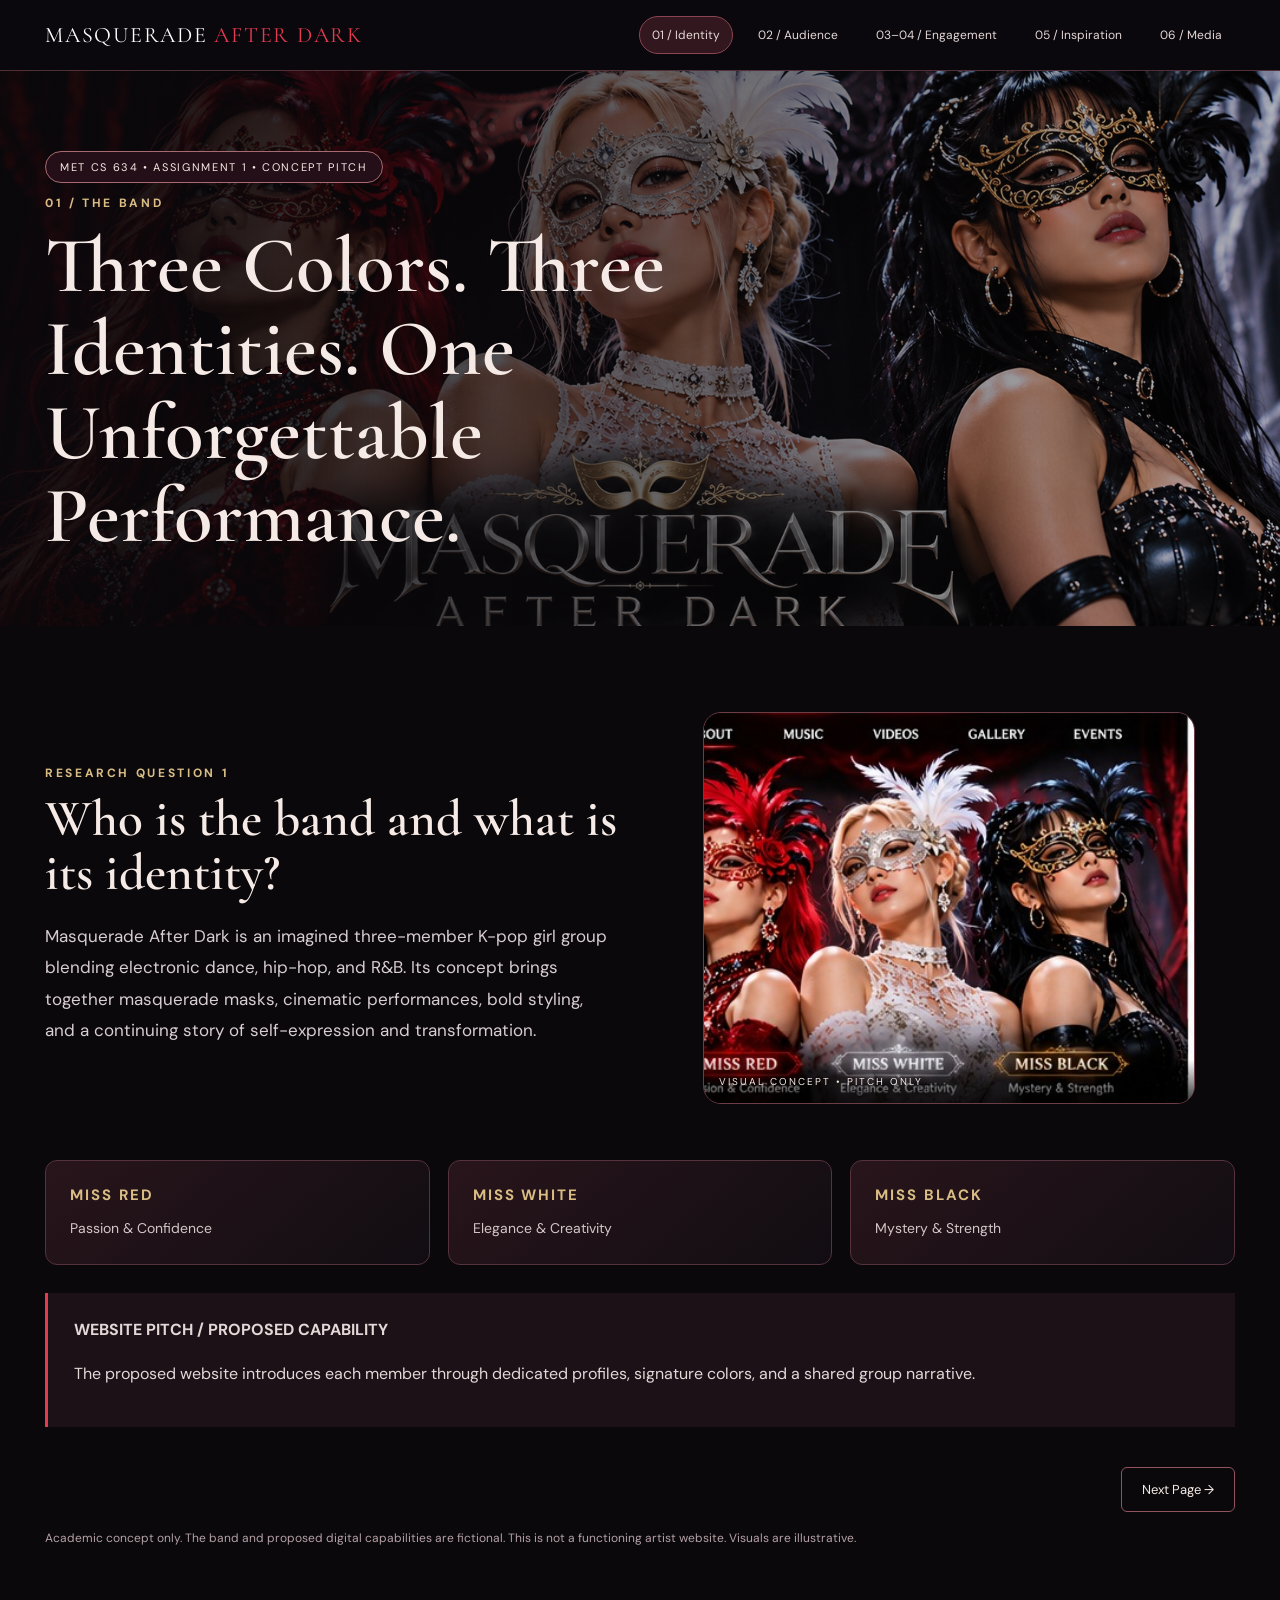
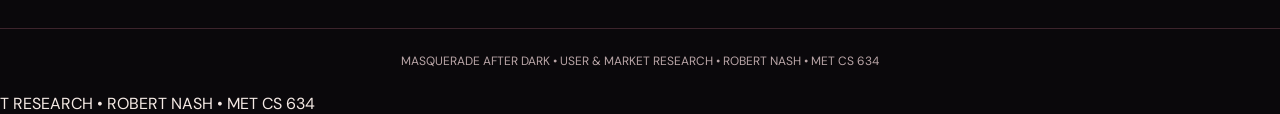
<file: Masquerade_After_Dark_Pitch/index.html>
<!DOCTYPE html>
<html lang="en">

<head>
    <meta charset="UTF-8">
    <meta name="viewport" content="width=device-width, initial-scale=1">

    <meta
        name="description"
        content="Masquerade After Dark - Band Identity Website Pitch"
    >

    <title>
        Band Identity | Masquerade After Dark
    </title>

    <link rel="stylesheet" href="style.css">
</head>

<body>

    <!-- WEBSITE HEADER -->
    <header>
        <div class="bar">

            <a class="brand" href="index.html">
                MASQUERADE
                <span>AFTER DARK</span>
            </a>

            <!-- NAVIGATION MENU -->
            <nav aria-label="Pitch pages">

                <a class="active" href="index.html">
                    01 / Identity
                </a>

                <a href="audience.html">
                    02 / Audience
                </a>

                <a href="engagement.html">
                    03–04 / Engagement
                </a>

                <a href="benchmark.html">
                    05 / Inspiration
                </a>

                <a href="media.html">
                    06 / Media
                </a>

            </nav>
        </div>
    </header>


    <!-- MAIN WEBSITE CONTENT -->
    <main>

        <!-- HERO SECTION -->
        <section class="hero">
            <div class="wrap">

                <span class="tag">
                    MET CS 634 • Assignment 1 • Concept Pitch
                </span>

                <p class="eyebrow">
                    01 / THE BAND
                </p>

                <h1>
                    Three Colors. Three Identities.
                    One Unforgettable Performance.
                </h1>

            </div>
        </section>


        <!-- BAND IDENTITY SECTION -->
        <section class="wrap content">

            <div class="split">

                <div>

                    <p class="eyebrow">
                        Research Question 1
                    </p>

                    <h2>
                        Who is the band and what is its identity?
                    </h2>

                    <p class="lead">
                        Masquerade After Dark is an imagined
                        three-member K-pop girl group blending
                        electronic dance, hip-hop, and R&amp;B.

                        Its concept brings together masquerade
                        masks, cinematic performances, bold
                        styling, and a continuing story of
                        self-expression and transformation.
                    </p>

                </div>

                <!-- BAND IMAGE -->
                <figure class="art">

                    <img
                        src="assets/visual1.jpg"
                        alt="Masquerade After Dark featuring Miss Red, Miss White, and Miss Black"
                    >

                </figure>

            </div>


            <!-- BAND MEMBER PROFILES -->
            <div class="cards">

                <!-- MISS RED -->
                <div class="card">

                    <strong>
                        MISS RED
                    </strong>

                    <p>
                        Passion &amp; Confidence
                    </p>

                </div>


                <!-- MISS WHITE -->
                <div class="card">

                    <strong>
                        MISS WHITE
                    </strong>

                    <p>
                        Elegance &amp; Creativity
                    </p>

                </div>


                <!-- MISS BLACK -->
                <div class="card">

                    <strong>
                        MISS BLACK
                    </strong>

                    <p>
                        Mystery &amp; Strength
                    </p>

                </div>

            </div>


            <!-- PROPOSED WEBSITE CAPABILITY -->
            <div class="insight">

                <strong>
                    WEBSITE PITCH / PROPOSED CAPABILITY
                </strong>

                <p>
                    The proposed website introduces each
                    member through dedicated profiles,
                    signature colors, and a shared
                    group narrative.
                </p>

            </div>


            <!-- PAGE NAVIGATION -->
            <div class="pager">

                <span></span>

                <a href="audience.html">
                    Next Page →
                </a>

            </div>


            <!-- DISCLAIMER -->
            <p class="note">
                Academic concept only.
                The band and proposed digital capabilities
                are fictional. This is not a functioning
                artist website. Visuals are illustrative.
            </p>

        </section>

    </main>


    <!-- WEBSITE FOOTER -->
    <footer>
        MASQUERADE AFTER DARK
        • USER & MARKET RESEARCH
        • ROBERT NASH
        • MET CS 634
    </footer>

</body>
</html>
T RESEARCH • ROBERT NASH • MET CS 634</footer></body></html>
</file>
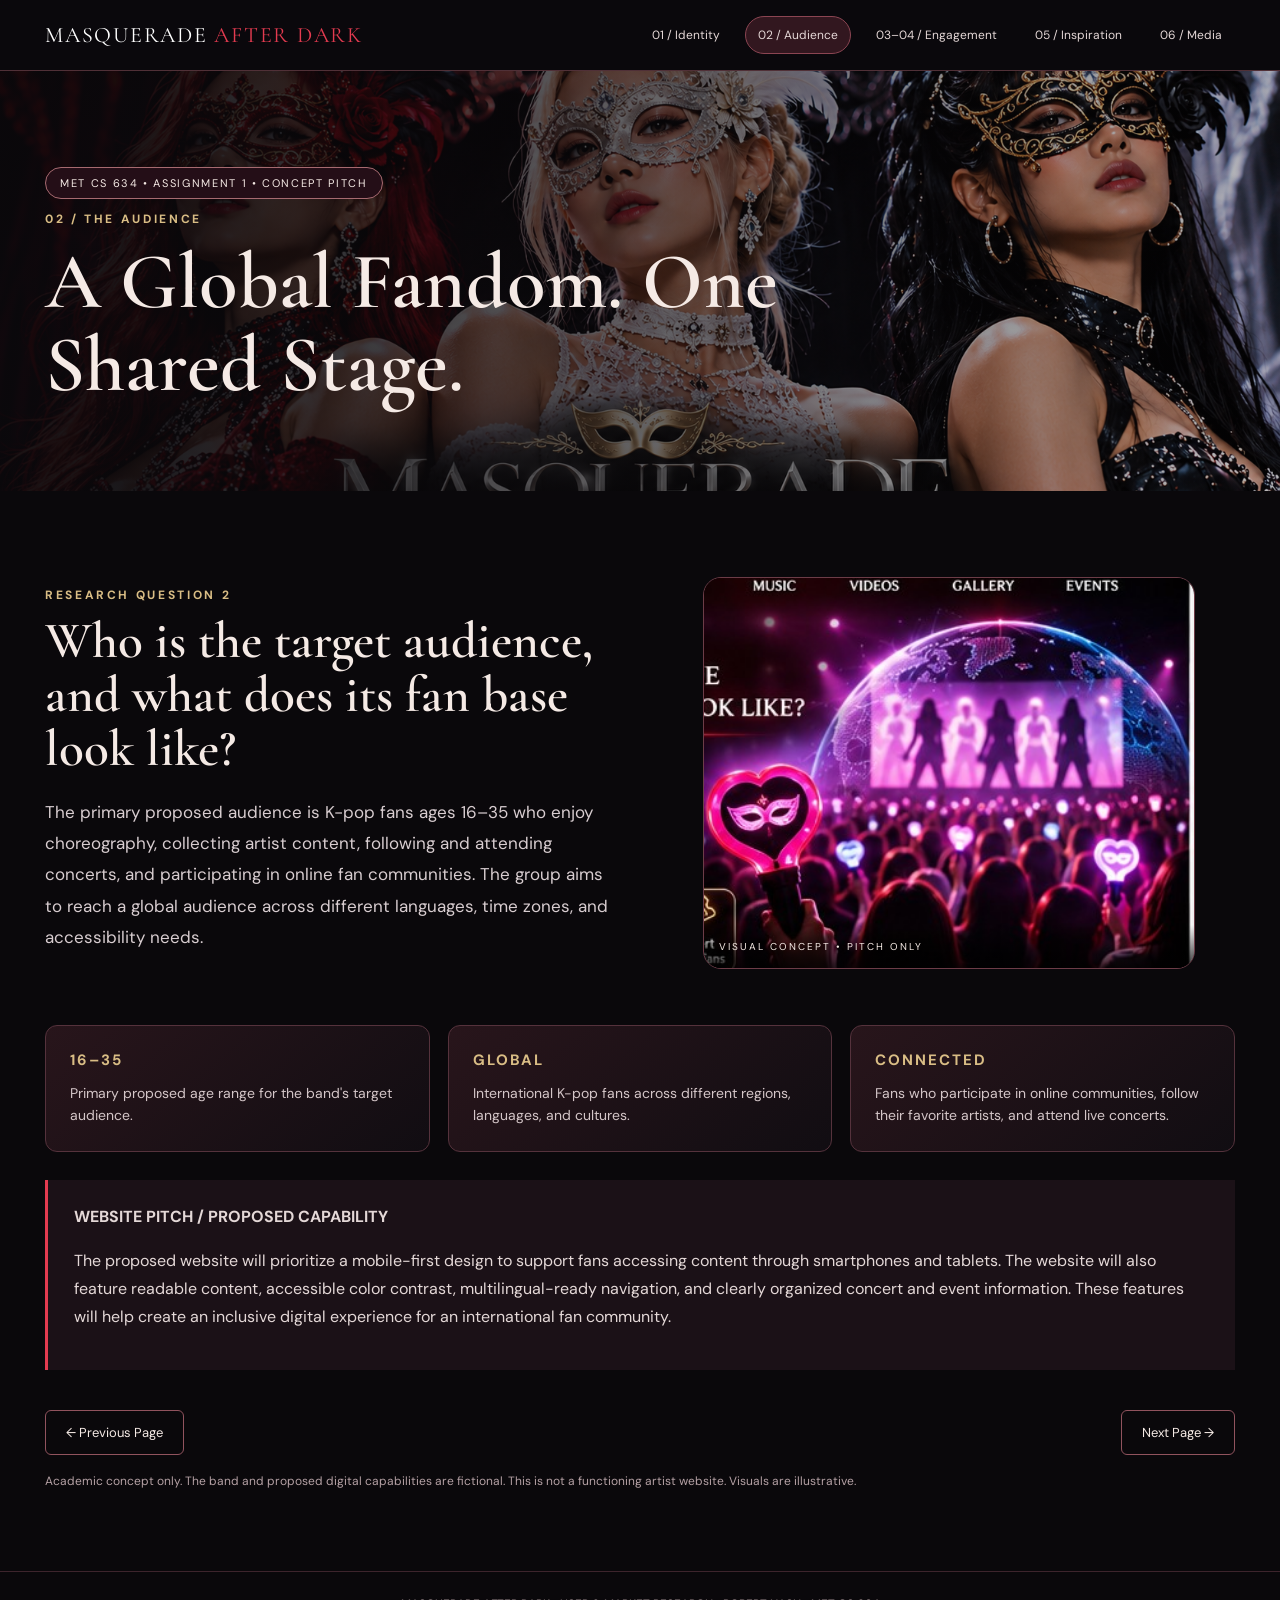
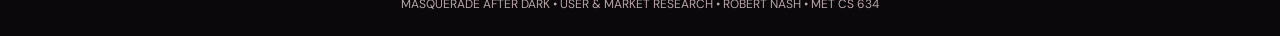
<file: Masquerade_After_Dark_Pitch/audience.html>
<!DOCTYPE html>
<html lang="en">

<head>
    <meta charset="UTF-8">
    <meta name="viewport" content="width=device-width, initial-scale=1">

    <meta
        name="description"
        content="Masquerade After Dark - Target Audience Website Pitch"
    >

    <title>
        Target Audience | Masquerade After Dark
    </title>

    <link rel="stylesheet" href="style.css">
</head>

<body>

    <!-- WEBSITE HEADER -->
    <header>
        <div class="bar">

            <a class="brand" href="index.html">
                MASQUERADE
                <span>AFTER DARK</span>
            </a>

            <!-- NAVIGATION MENU -->
            <nav aria-label="Pitch pages">

                <a href="index.html">
                    01 / Identity
                </a>

                <a class="active" href="audience.html">
                    02 / Audience
                </a>

                <a href="engagement.html">
                    03–04 / Engagement
                </a>

                <a href="benchmark.html">
                    05 / Inspiration
                </a>

                <a href="media.html">
                    06 / Media
                </a>

            </nav>
        </div>
    </header>


    <!-- MAIN WEBSITE CONTENT -->
    <main>

        <!-- HERO SECTION -->
        <section class="hero">
            <div class="wrap">

                <span class="tag">
                    MET CS 634 • Assignment 1 • Concept Pitch
                </span>

                <p class="eyebrow">
                    02 / THE AUDIENCE
                </p>

                <h1>
                    A Global Fandom.
                    One Shared Stage.
                </h1>

            </div>
        </section>


        <!-- TARGET AUDIENCE SECTION -->
        <section class="wrap content">

            <div class="split">

                <div>

                    <p class="eyebrow">
                        Research Question 2
                    </p>

                    <h2>
                        Who is the target audience,
                        and what does its fan base look like?
                    </h2>

                    <p class="lead">
                        The primary proposed audience is
                        K-pop fans ages 16–35 who enjoy
                        choreography, collecting artist
                        content, following and attending
                        concerts, and participating in
                        online fan communities.

                        The group aims to reach a global
                        audience across different languages,
                        time zones, and accessibility needs.
                    </p>

                </div>


                <!-- TARGET AUDIENCE IMAGE -->
                <figure class="art">

                    <img
                        src="assets/visual2.jpg"
                        alt="Masquerade After Dark global fan community concept"
                    >

                </figure>

            </div>


            <!-- AUDIENCE INFORMATION CARDS -->
            <div class="cards">

                <!-- AGE RANGE -->
                <div class="card">

                    <strong>
                        16–35
                    </strong>

                    <p>
                        Primary proposed age range
                        for the band's target audience.
                    </p>

                </div>


                <!-- INTERNATIONAL AUDIENCE -->
                <div class="card">

                    <strong>
                        GLOBAL
                    </strong>

                    <p>
                        International K-pop fans
                        across different regions,
                        languages, and cultures.
                    </p>

                </div>


                <!-- FAN COMMUNITY -->
                <div class="card">

                    <strong>
                        CONNECTED
                    </strong>

                    <p>
                        Fans who participate in
                        online communities,
                        follow their favorite artists,
                        and attend live concerts.
                    </p>

                </div>

            </div>


            <!-- PROPOSED WEBSITE CAPABILITY -->
            <div class="insight">

                <strong>
                    WEBSITE PITCH / PROPOSED CAPABILITY
                </strong>

                <p>
                    The proposed website will prioritize
                    a mobile-first design to support
                    fans accessing content through
                    smartphones and tablets.

                    The website will also feature
                    readable content, accessible
                    color contrast, multilingual-ready
                    navigation, and clearly organized
                    concert and event information.

                    These features will help create
                    an inclusive digital experience
                    for an international fan community.
                </p>

            </div>


            <!-- PAGE NAVIGATION -->
            <div class="pager">

                <a href="index.html">
                    ← Previous Page
                </a>

                <a href="engagement.html">
                    Next Page →
                </a>

            </div>


            <!-- DISCLAIMER -->
            <p class="note">
                Academic concept only.
                The band and proposed digital capabilities
                are fictional. This is not a functioning
                artist website. Visuals are illustrative.
            </p>

        </section>

    </main>


    <!-- WEBSITE FOOTER -->
    <footer>
        MASQUERADE AFTER DARK
        • USER & MARKET RESEARCH
        • ROBERT NASH
        • MET CS 634
    </footer>

</body>
</html>
</file>
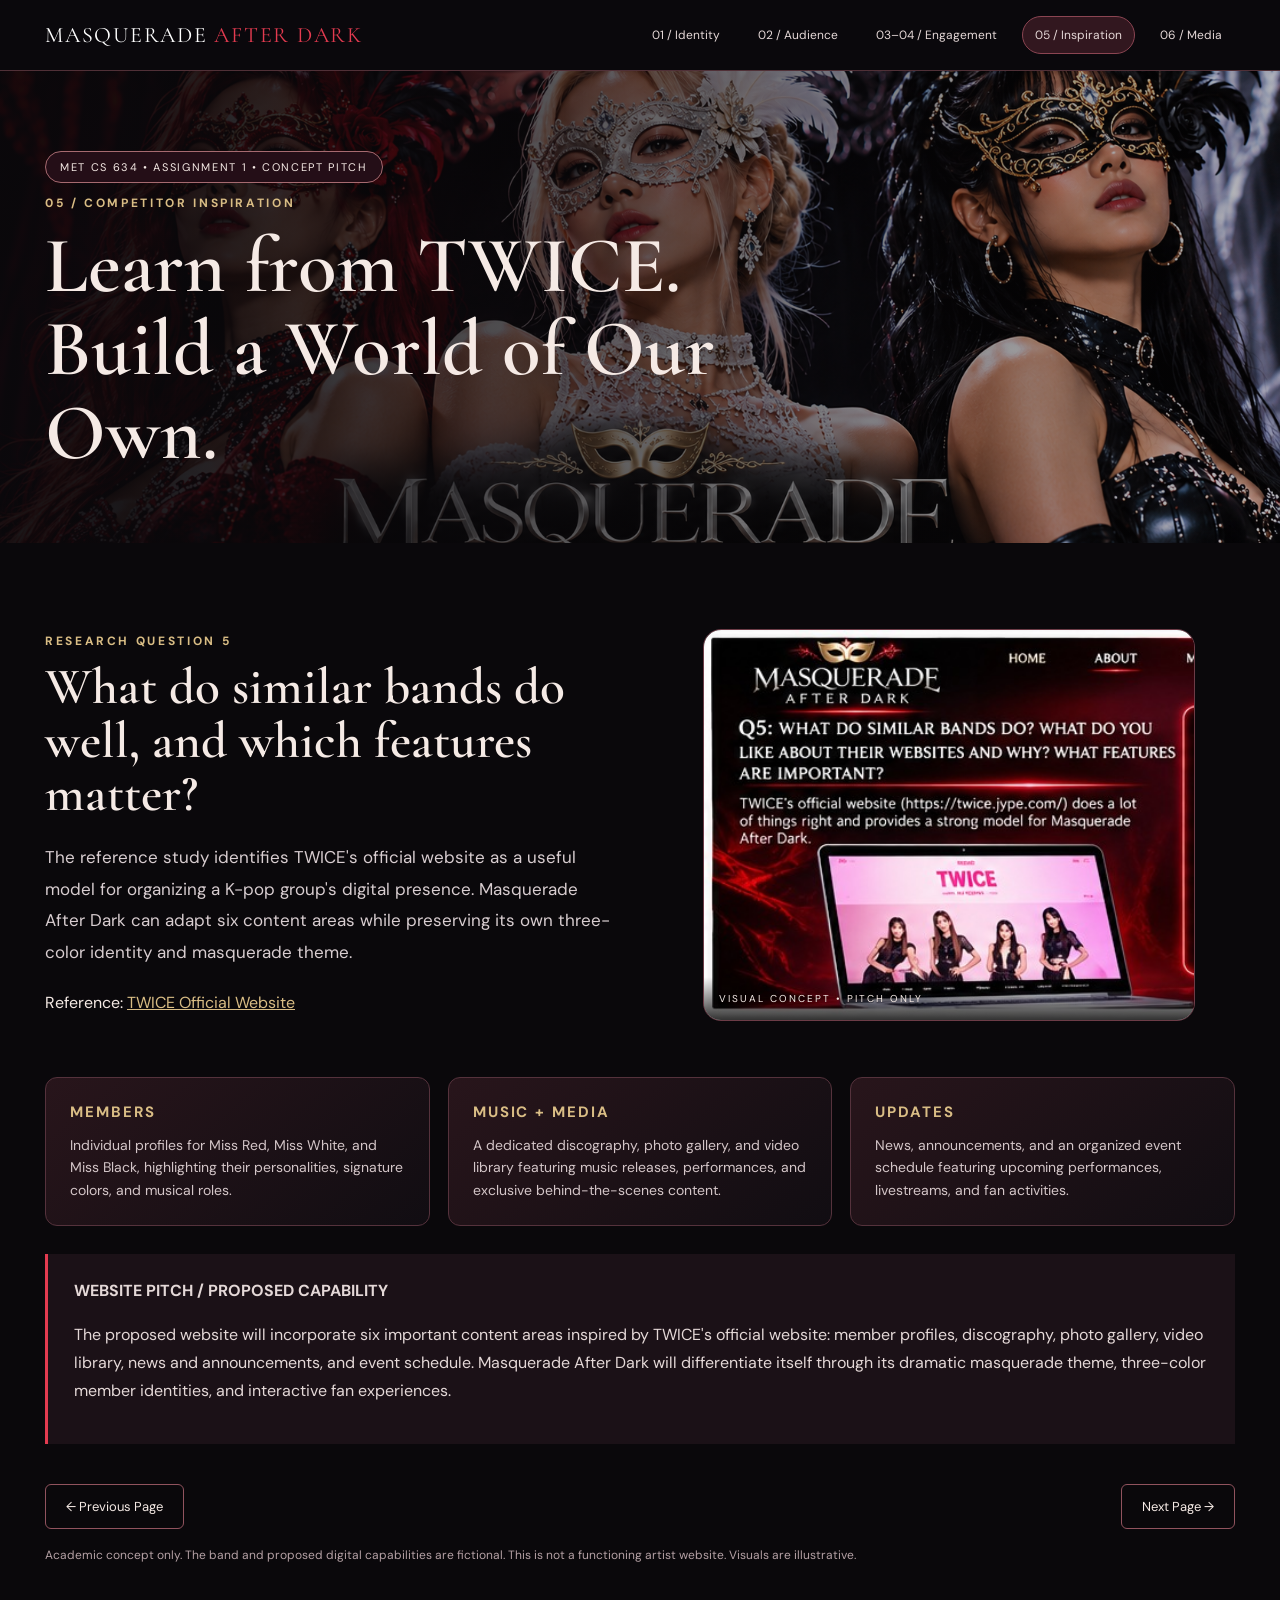
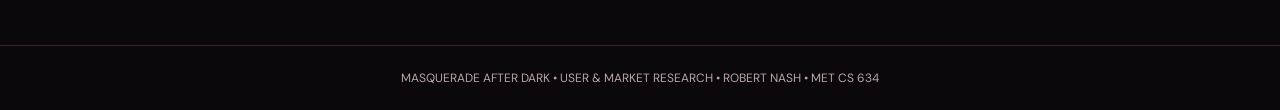
<file: Masquerade_After_Dark_Pitch/benchmark.html>
<!DOCTYPE html>
<html lang="en">

<head>
    <meta charset="UTF-8">
    <meta name="viewport" content="width=device-width, initial-scale=1">

    <meta
        name="description"
        content="Masquerade After Dark - Competitor Inspiration Website Pitch"
    >

    <title>
        Competitor Inspiration | Masquerade After Dark
    </title>

    <link rel="stylesheet" href="style.css">
</head>

<body>

    <!-- WEBSITE HEADER -->
    <header>
        <div class="bar">

            <a class="brand" href="index.html">
                MASQUERADE
                <span>AFTER DARK</span>
            </a>

            <!-- NAVIGATION MENU -->
            <nav aria-label="Pitch pages">

                <a href="index.html">
                    01 / Identity
                </a>

                <a href="audience.html">
                    02 / Audience
                </a>

                <a href="engagement.html">
                    03–04 / Engagement
                </a>

                <a class="active" href="benchmark.html">
                    05 / Inspiration
                </a>

                <a href="media.html">
                    06 / Media
                </a>

            </nav>
        </div>
    </header>


    <!-- MAIN WEBSITE CONTENT -->
    <main>

        <!-- HERO SECTION -->
        <section class="hero">
            <div class="wrap">

                <span class="tag">
                    MET CS 634 • Assignment 1 • Concept Pitch
                </span>

                <p class="eyebrow">
                    05 / COMPETITOR INSPIRATION
                </p>

                <h1>
                    Learn from TWICE.
                    Build a World of Our Own.
                </h1>

            </div>
        </section>


        <!-- COMPETITOR RESEARCH SECTION -->
        <section class="wrap content">

            <div class="split">

                <div>

                    <p class="eyebrow">
                        Research Question 5
                    </p>

                    <h2>
                        What do similar bands do well,
                        and which features matter?
                    </h2>

                    <p class="lead">
                        The reference study identifies TWICE's
                        official website as a useful model for
                        organizing a K-pop group's digital
                        presence.

                        Masquerade After Dark can adapt six
                        content areas while preserving its
                        own three-color identity and
                        masquerade theme.
                    </p>

                    <!-- COMPETITOR WEBSITE REFERENCE -->
                    <p class="features">

                        Reference:

                        <a
                            href="https://twice.jype.com/"
                            target="_blank"
                            rel="noopener noreferrer"
                        >
                            TWICE Official Website
                        </a>

                    </p>

                </div>


                <!-- COMPETITOR INSPIRATION IMAGE -->
                <figure class="art">

                    <img
                        src="assets/visual4.jpg"
                        alt="Masquerade After Dark competitor inspiration concept"
                    >

                </figure>

            </div>


            <!-- PROPOSED WEBSITE FEATURE CARDS -->
            <div class="cards">

                <!-- MEMBER PROFILES -->
                <div class="card">

                    <strong>
                        MEMBERS
                    </strong>

                    <p>
                        Individual profiles for Miss Red,
                        Miss White, and Miss Black,
                        highlighting their personalities,
                        signature colors, and musical roles.
                    </p>

                </div>


                <!-- MUSIC AND MEDIA -->
                <div class="card">

                    <strong>
                        MUSIC + MEDIA
                    </strong>

                    <p>
                        A dedicated discography,
                        photo gallery, and video library
                        featuring music releases,
                        performances, and exclusive
                        behind-the-scenes content.
                    </p>

                </div>


                <!-- NEWS AND EVENTS -->
                <div class="card">

                    <strong>
                        UPDATES
                    </strong>

                    <p>
                        News, announcements, and an
                        organized event schedule
                        featuring upcoming performances,
                        livestreams, and fan activities.
                    </p>

                </div>

            </div>


            <!-- PROPOSED WEBSITE CAPABILITY -->
            <div class="insight">

                <strong>
                    WEBSITE PITCH / PROPOSED CAPABILITY
                </strong>

                <p>
                    The proposed website will incorporate
                    six important content areas inspired
                    by TWICE's official website:

                    member profiles, discography,
                    photo gallery, video library,
                    news and announcements,
                    and event schedule.

                    Masquerade After Dark will differentiate
                    itself through its dramatic masquerade
                    theme, three-color member identities,
                    and interactive fan experiences.
                </p>

            </div>


            <!-- PAGE NAVIGATION -->
            <div class="pager">

                <a href="engagement.html">
                    ← Previous Page
                </a>

                <a href="media.html">
                    Next Page →
                </a>

            </div>


            <!-- DISCLAIMER -->
            <p class="note">
                Academic concept only.
                The band and proposed digital capabilities
                are fictional. This is not a functioning
                artist website. Visuals are illustrative.
            </p>

        </section>

    </main>


    <!-- WEBSITE FOOTER -->
    <footer>
        MASQUERADE AFTER DARK
        • USER & MARKET RESEARCH
        • ROBERT NASH
        • MET CS 634
    </footer>

</body>
</html>
</file>
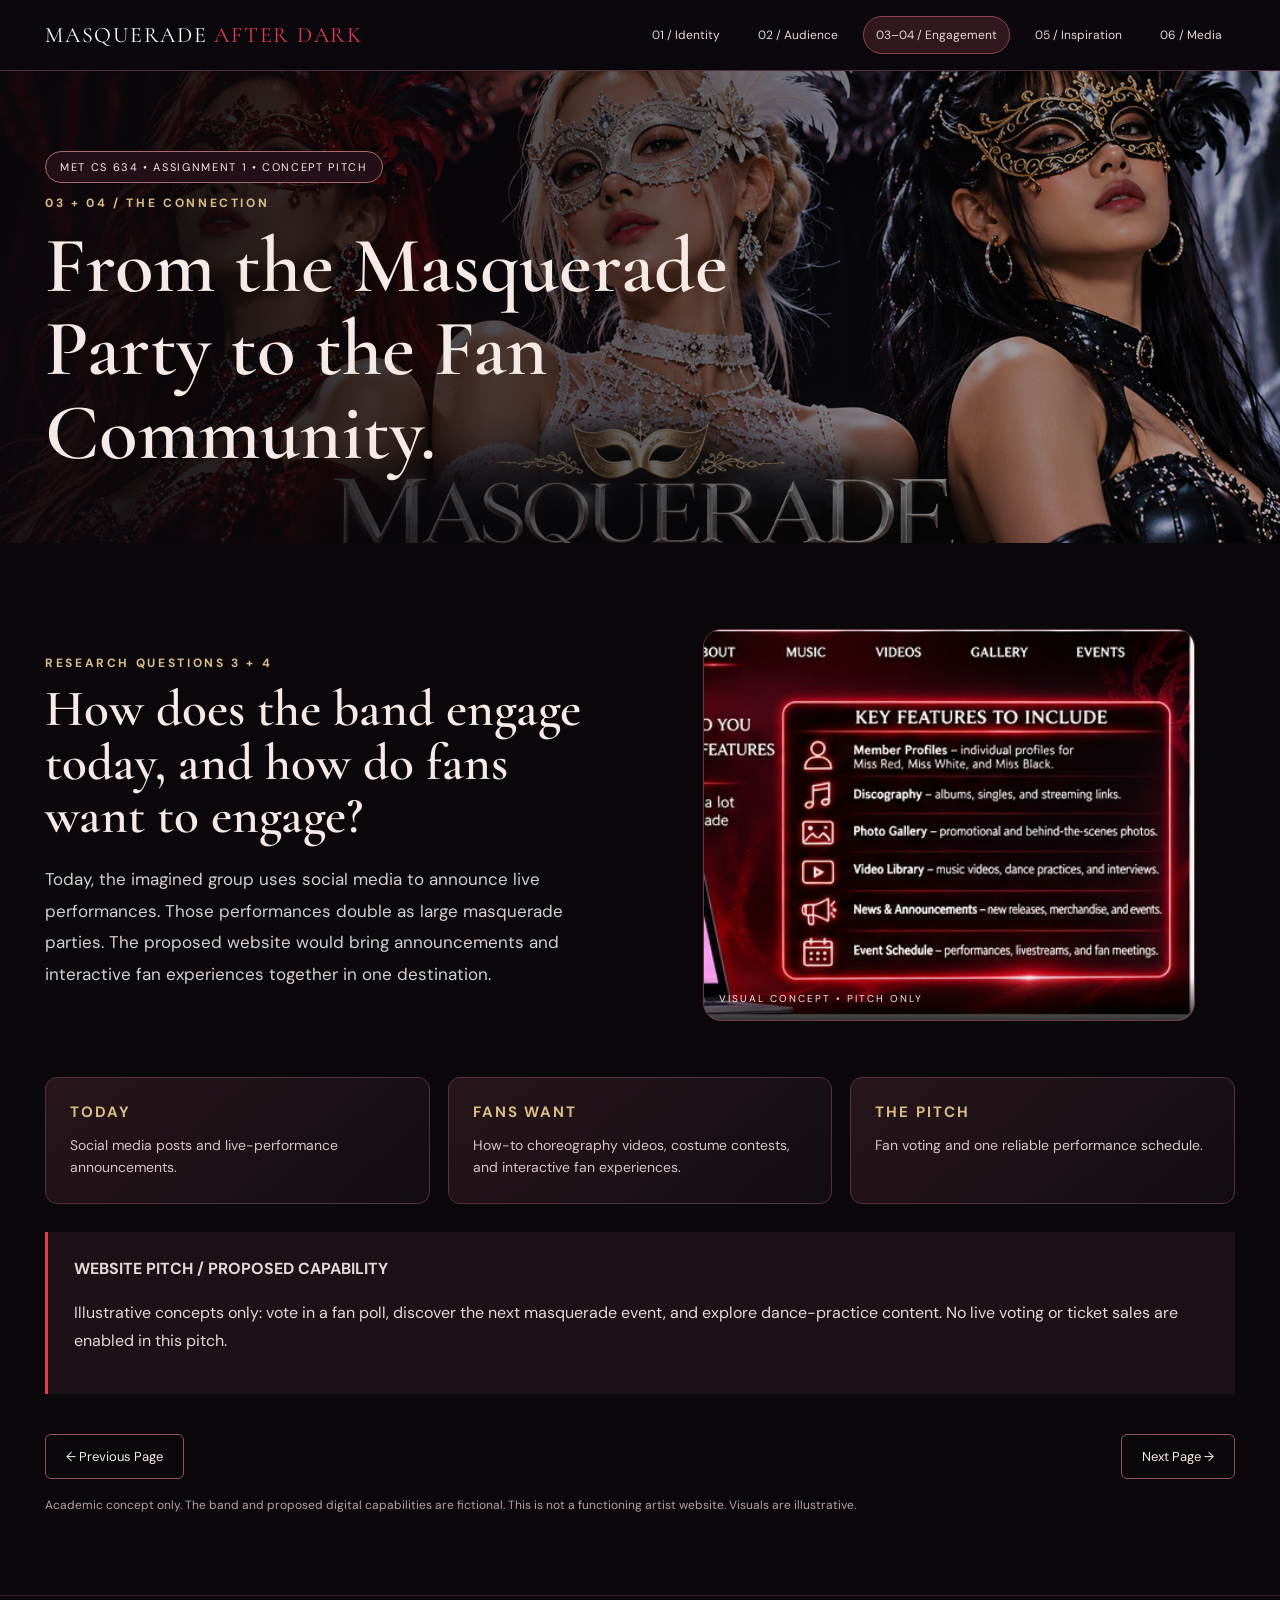
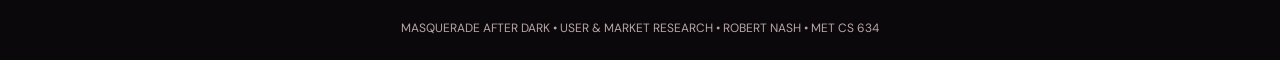
<file: Masquerade_After_Dark_Pitch/engagement.html>
<!DOCTYPE html>
<html lang="en">

<head>
    <meta charset="UTF-8">
    <meta name="viewport" content="width=device-width, initial-scale=1">

    <meta
        name="description"
        content="Masquerade After Dark - Fan Engagement Website Pitch"
    >

    <title>
        Fan Engagement | Masquerade After Dark
    </title>

    <link rel="stylesheet" href="style.css">
</head>

<body>

    <!-- WEBSITE HEADER -->
    <header>
        <div class="bar">

            <a class="brand" href="index.html">
                MASQUERADE
                <span>AFTER DARK</span>
            </a>

            <!-- NAVIGATION MENU -->
            <nav aria-label="Pitch pages">

                <a href="index.html">
                    01 / Identity
                </a>

                <a href="audience.html">
                    02 / Audience
                </a>

                <a class="active" href="engagement.html">
                    03–04 / Engagement
                </a>

                <a href="benchmark.html">
                    05 / Inspiration
                </a>

                <a href="media.html">
                    06 / Media
                </a>

            </nav>
        </div>
    </header>


    <!-- MAIN WEBSITE CONTENT -->
    <main>

        <!-- HERO SECTION -->
        <section class="hero">
            <div class="wrap">

                <span class="tag">
                    MET CS 634 • Assignment 1 • Concept Pitch
                </span>

                <p class="eyebrow">
                    03 + 04 / THE CONNECTION
                </p>

                <h1>
                    From the Masquerade Party
                    to the Fan Community.
                </h1>

            </div>
        </section>


        <!-- FAN ENGAGEMENT SECTION -->
        <section class="wrap content">

            <div class="split">

                <div>

                    <p class="eyebrow">
                        Research Questions 3 + 4
                    </p>

                    <h2>
                        How does the band engage today,
                        and how do fans want to engage?
                    </h2>

                    <p class="lead">
                        Today, the imagined group uses social
                        media to announce live performances.
                        Those performances double as large
                        masquerade parties.

                        The proposed website would bring
                        announcements and interactive fan
                        experiences together in one destination.
                    </p>

                </div>

                <!-- PAGE IMAGE -->
                <figure class="art">

                    <img
                        src="assets/visual3.jpg"
                        alt="Masquerade After Dark fan engagement concept"
                    >

                </figure>

            </div>


            <!-- FEATURE CARDS -->
            <div class="cards">

                <!-- CURRENT ENGAGEMENT -->
                <div class="card">

                    <strong>
                        TODAY
                    </strong>

                    <p>
                        Social media posts and
                        live-performance announcements.
                    </p>

                </div>


                <!-- FAN EXPECTATIONS -->
                <div class="card">

                    <strong>
                        FANS WANT
                    </strong>

                    <p>
                        How-to choreography videos,
                        costume contests, and
                        interactive fan experiences.
                    </p>

                </div>


                <!-- PROPOSED WEBSITE -->
                <div class="card">

                    <strong>
                        THE PITCH
                    </strong>

                    <p>
                        Fan voting and one reliable
                        performance schedule.
                    </p>

                </div>

            </div>


            <!-- WEBSITE FEATURE PROPOSAL -->
            <div class="insight">

                <strong>
                    WEBSITE PITCH / PROPOSED CAPABILITY
                </strong>

                <p>
                    Illustrative concepts only:
                    vote in a fan poll,
                    discover the next masquerade event,
                    and explore dance-practice content.

                    No live voting or ticket sales
                    are enabled in this pitch.
                </p>

            </div>


            <!-- PAGE NAVIGATION -->
            <div class="pager">

                <a href="audience.html">
                    ← Previous Page
                </a>

                <a href="benchmark.html">
                    Next Page →
                </a>

            </div>


            <!-- DISCLAIMER -->
            <p class="note">
                Academic concept only.
                The band and proposed digital capabilities
                are fictional. This is not a functioning
                artist website. Visuals are illustrative.
            </p>

        </section>

    </main>


    <!-- WEBSITE FOOTER -->
    <footer>
        MASQUERADE AFTER DARK
        • USER & MARKET RESEARCH
        • ROBERT NASH
        • MET CS 634
    </footer>

</body>
</html>
</file>
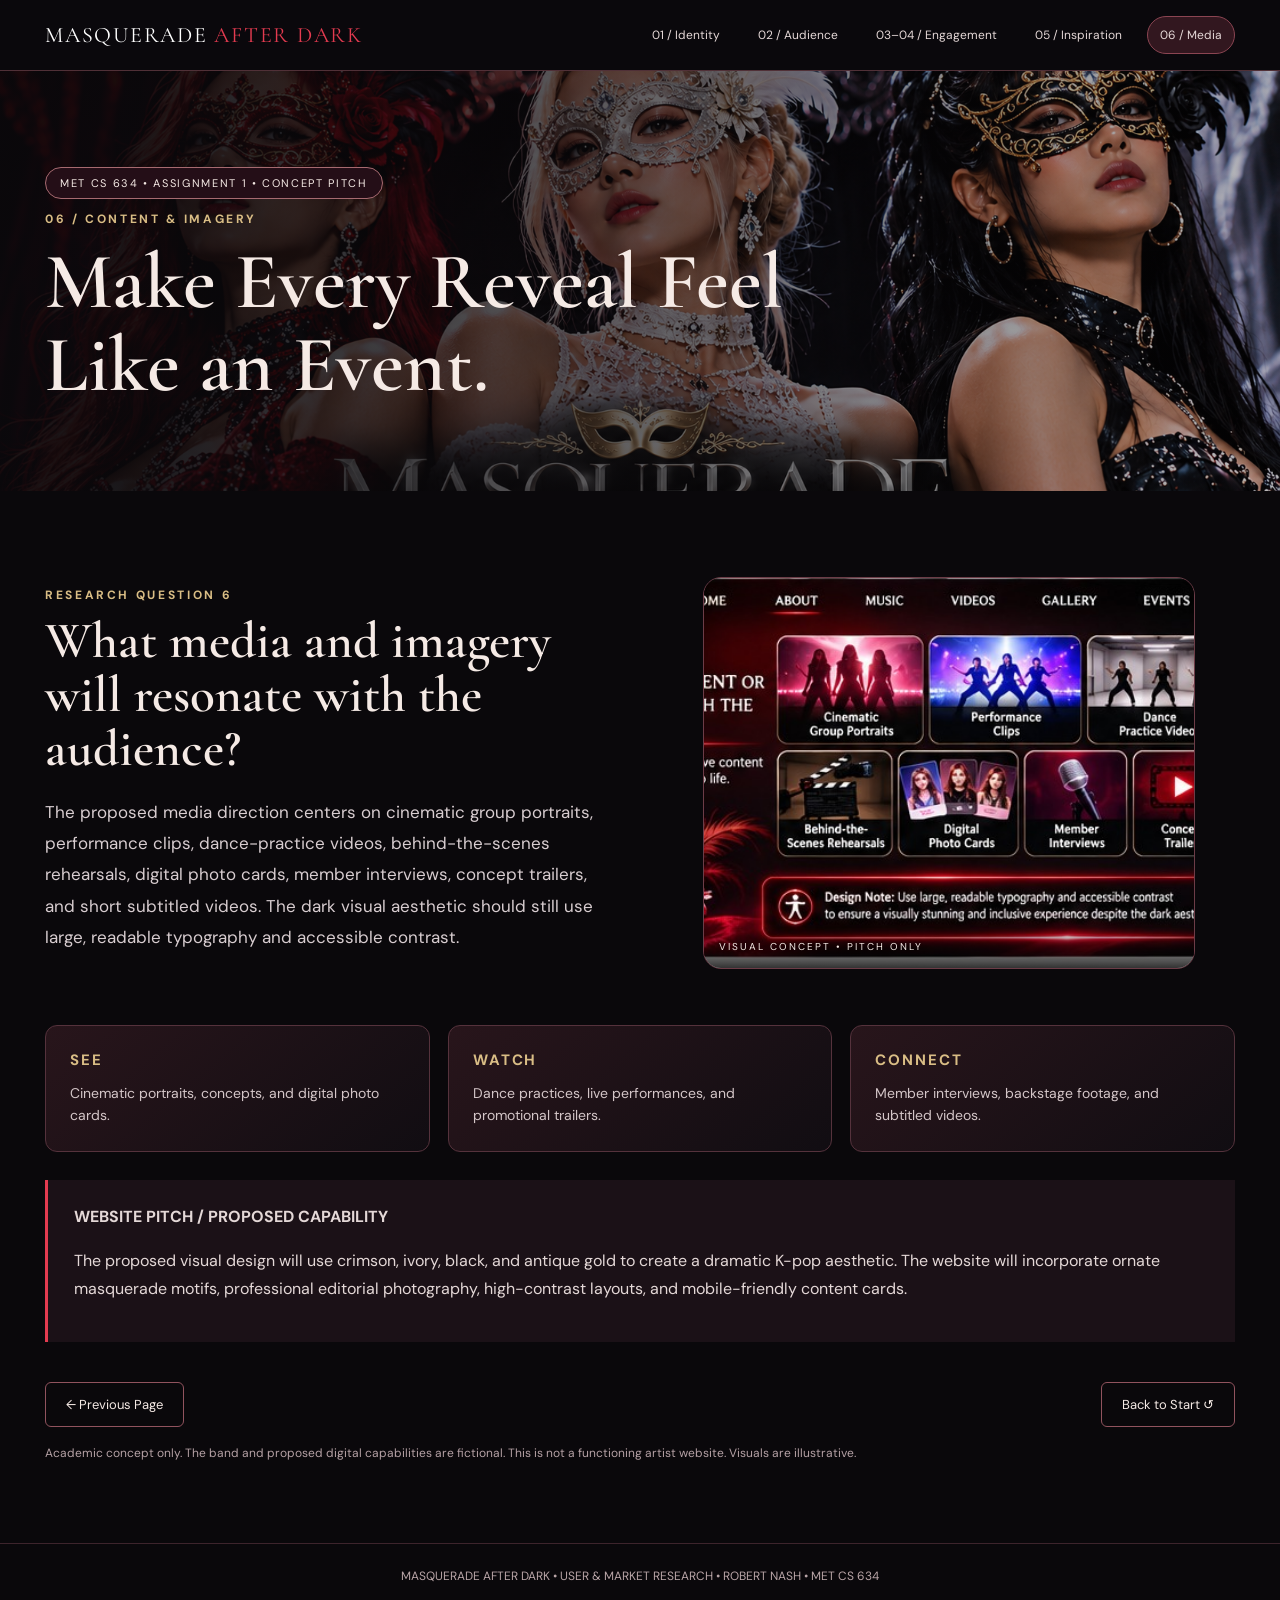
<file: Masquerade_After_Dark_Pitch/media.html>
<!DOCTYPE html>
<html lang="en">

<head>
    <meta charset="UTF-8">
    <meta name="viewport" content="width=device-width, initial-scale=1">

    <meta
        name="description"
        content="Masquerade After Dark - Media and Imagery Website Pitch"
    >

    <title>
        Media and Imagery | Masquerade After Dark
    </title>

    <link rel="stylesheet" href="style.css">
</head>

<body>

    <!-- WEBSITE HEADER -->
    <header>
        <div class="bar">

            <a class="brand" href="index.html">
                MASQUERADE
                <span>AFTER DARK</span>
            </a>

            <!-- NAVIGATION MENU -->
            <nav aria-label="Pitch pages">

                <a href="index.html">
                    01 / Identity
                </a>

                <a href="audience.html">
                    02 / Audience
                </a>

                <a href="engagement.html">
                    03–04 / Engagement
                </a>

                <a href="benchmark.html">
                    05 / Inspiration
                </a>

                <a class="active" href="media.html">
                    06 / Media
                </a>

            </nav>
        </div>
    </header>


    <!-- MAIN WEBSITE CONTENT -->
    <main>

        <!-- HERO SECTION -->
        <section class="hero">
            <div class="wrap">

                <span class="tag">
                    MET CS 634 • Assignment 1 • Concept Pitch
                </span>

                <p class="eyebrow">
                    06 / CONTENT &amp; IMAGERY
                </p>

                <h1>
                    Make Every Reveal Feel Like an Event.
                </h1>

            </div>
        </section>


        <!-- MEDIA AND IMAGERY SECTION -->
        <section class="wrap content">

            <div class="split">

                <div>

                    <p class="eyebrow">
                        Research Question 6
                    </p>

                    <h2>
                        What media and imagery will resonate
                        with the audience?
                    </h2>

                    <p class="lead">
                        The proposed media direction centers
                        on cinematic group portraits,
                        performance clips, dance-practice
                        videos, behind-the-scenes rehearsals,
                        digital photo cards, member interviews,
                        concept trailers, and short subtitled
                        videos.

                        The dark visual aesthetic should still
                        use large, readable typography and
                        accessible contrast.
                    </p>

                </div>


                <!-- MEDIA IMAGE -->
                <figure class="art">

                    <img
                        src="assets/visual5.jpg"
                        alt="Masquerade After Dark media and imagery concept"
                    >

                </figure>

            </div>


            <!-- MEDIA FEATURE CARDS -->
            <div class="cards">

                <!-- VISUAL CONTENT -->
                <div class="card">

                    <strong>
                        SEE
                    </strong>

                    <p>
                        Cinematic portraits, concepts,
                        and digital photo cards.
                    </p>

                </div>


                <!-- VIDEO CONTENT -->
                <div class="card">

                    <strong>
                        WATCH
                    </strong>

                    <p>
                        Dance practices, live performances,
                        and promotional trailers.
                    </p>

                </div>


                <!-- FAN CONNECTION -->
                <div class="card">

                    <strong>
                        CONNECT
                    </strong>

                    <p>
                        Member interviews, backstage
                        footage, and subtitled videos.
                    </p>

                </div>

            </div>


            <!-- PROPOSED WEBSITE CAPABILITY -->
            <div class="insight">

                <strong>
                    WEBSITE PITCH / PROPOSED CAPABILITY
                </strong>

                <p>
                    The proposed visual design will use
                    crimson, ivory, black, and antique gold
                    to create a dramatic K-pop aesthetic.

                    The website will incorporate ornate
                    masquerade motifs, professional
                    editorial photography, high-contrast
                    layouts, and mobile-friendly content
                    cards.
                </p>

            </div>


            <!-- PAGE NAVIGATION -->
            <div class="pager">

                <a href="benchmark.html">
                    ← Previous Page
                </a>

                <a href="index.html">
                    Back to Start ↺
                </a>

            </div>


            <!-- DISCLAIMER -->
            <p class="note">
                Academic concept only.
                The band and proposed digital capabilities
                are fictional. This is not a functioning
                artist website. Visuals are illustrative.
            </p>

        </section>

    </main>


    <!-- WEBSITE FOOTER -->
    <footer>
        MASQUERADE AFTER DARK
        • USER & MARKET RESEARCH
        • ROBERT NASH
        • MET CS 634
    </footer>

</body>
</html>
</file>
<file: Masquerade_After_Dark_Pitch/style.css>
@import url('https://fonts.googleapis.com/css2?family=DM+Sans:wght@400;500;600;700&family=Cormorant+Garamond:wght@500;600;700&display=swap');:root{color-scheme:dark;--red:#e33b50;--gold:#d9bd85;--cream:#f5eae5;--muted:#b6a9ab}*{box-sizing:border-box}body{margin:0;background:#0a080b;color:var(--cream);font-family:'DM Sans',Arial,sans-serif}a{color:inherit}header{position:sticky;top:0;z-index:20;background:#0b090deF;border-bottom:1px solid #503037;backdrop-filter:blur(16px)}.bar{max-width:1240px;margin:auto;display:flex;align-items:center;justify-content:space-between;padding:16px 25px;gap:20px}.brand{font-family:'Cormorant Garamond',Georgia,serif;font-size:22px;letter-spacing:.08em;text-decoration:none;color:#fff}.brand span{color:var(--red)}nav{display:flex;gap:12px;flex-wrap:wrap}nav a{font-size:12px;text-decoration:none;padding:10px 12px;border:1px solid transparent;border-radius:24px;color:#e5d8d7}nav a.active,nav a:hover{border-color:#8b4552;background:#32171f}.wrap{max-width:1240px;margin:auto;padding:0 25px}.hero{position:relative;min-height:420px;display:flex;align-items:end;background:linear-gradient(90deg,#0a080bee 10%,#0a080b99 55%,#0a080b40),url('assets/trio.png') center 38%/cover}.hero .wrap{width:100%;padding-top:80px;padding-bottom:50px}.eyebrow{letter-spacing:.22em;text-transform:uppercase;font-size:12px;font-weight:700;color:var(--gold)}h1,h2{font-family:'Cormorant Garamond',Georgia,serif;font-weight:600;line-height:1.05}h1{font-size:clamp(43px,6.2vw,82px);max-width:800px;margin:14px 0 18px}h2{font-size:clamp(32px,4vw,54px);margin:0 0 20px}.subtitle{max-width:700px;color:#e5d5d6;line-height:1.7;font-size:16px}.tag{display:inline-block;border:1px solid #a66a70;border-radius:50px;padding:8px 14px;font-size:11px;letter-spacing:.15em;text-transform:uppercase;background:#240e17}.content{padding-top:70px;padding-bottom:70px}.split{display:grid;grid-template-columns:1fr 1fr;gap:45px;align-items:center}.lead{font-size:17px;line-height:1.85;color:#d8cdd0}.art{position:relative;border:1px solid #6c3c47;border-radius:18px;overflow:hidden;min-height:360px;background:#24121c}.art img{width:100%;height:390px;object-fit:cover;display:block}.art:after{content:'VISUAL CONCEPT • PITCH ONLY';position:absolute;bottom:0;left:0;right:0;padding:15px;background:linear-gradient(transparent,#000c);font-size:10px;letter-spacing:.2em}.cards{display:grid;grid-template-columns:repeat(3,1fr);gap:18px;margin:40px 0 28px}.card{padding:24px;border:1px solid #55323c;border-radius:12px;background:linear-gradient(140deg,#28151b,#110d12)}.card strong{display:block;font-size:15px;letter-spacing:.13em;color:var(--gold);margin-bottom:12px}.card p{color:#d4c6c8;font-size:14px;line-height:1.6;margin:0}.insight{border-left:3px solid var(--red);background:#1b1117;padding:23px 26px;line-height:1.75;color:#e4d8d7}.pager{display:flex;justify-content:space-between;gap:12px;margin-top:40px}.pager a{padding:13px 20px;border:1px solid #91535e;border-radius:6px;text-decoration:none;font-size:13px}.pager a:hover{background:#4a1c2a}footer{border-top:1px solid #3d242c;padding:24px;text-align:center;font-size:12px;color:#b9a5a7}.note{color:#b5a1a5;font-size:12px;margin-top:18px}.features{margin-top:24px}.features a{color:var(--gold)}@media(max-width:760px){.bar{display:block}.brand{display:block;margin-bottom:12px}nav{gap:2px}nav a{padding:8px;font-size:10px}.hero{min-height:380px}.split{grid-template-columns:1fr}.cards{grid-template-columns:1fr}.content{padding-top:42px}.art img{height:310px}.pager{flex-wrap:wrap}}
</file>
